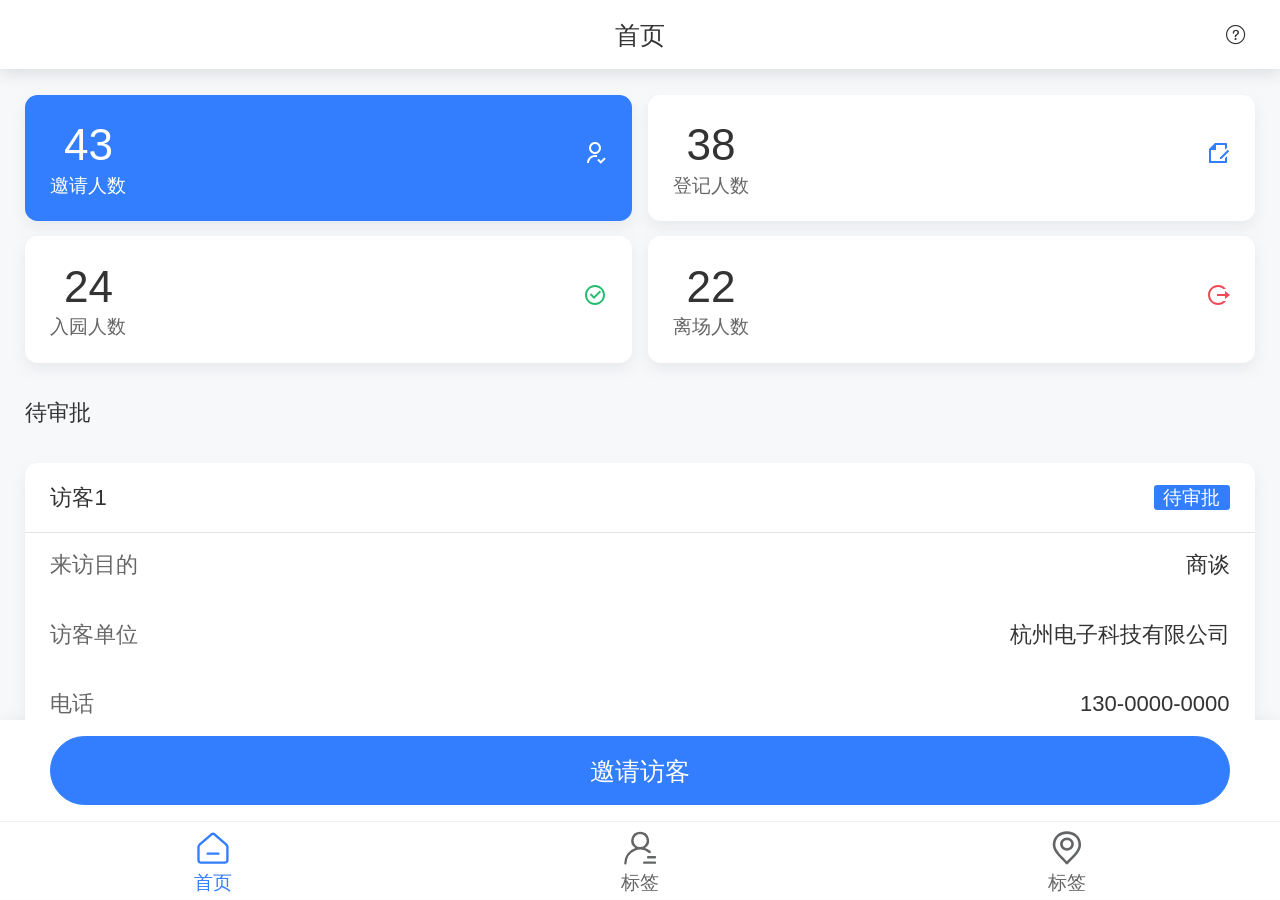
<file: src/main/resources/static/packages/@lcap/mobile-ui@1.4.0/dist-theme/theme/index.html>
<!DOCTYPE html>
<html lang="en">

<head>
  <meta charset="utf-8" />
  <title>Lcap Theme Preview</title>
  <meta name="viewport" content="width=device-width, initial-scale=1" />
  <script>
    window.THEME_INFO = {"previewPages":[{"name":"dashboard","title":"Dashboard","viewport":{"width":375,"height":815}},{"name":"form","title":"表单页","viewport":{"width":375,"height":815}}],"components":[{"name":"van-collapse","title":"折叠面板","group":"Container"},{"name":"van-cardu","title":"卡片","group":"Container"},{"name":"van-dropdown-menu","title":"下拉菜单","group":"Navigation"},{"name":"van-sidebar","title":"侧边导航","group":"Navigation"},{"name":"van-tabbar","title":"标签栏","group":"Navigation"},{"name":"van-divider","title":"分隔线","group":"Display"},{"name":"van-cell-group","title":"单元格组","group":"Display"},{"name":"van-button","title":"按钮","group":"Display"},{"name":"van-image","title":"图片展示","group":"Display"},{"name":"van-swipe","title":"幻灯片","group":"Display"},{"name":"van-text","title":"文本","group":"Display"},{"name":"van-link","title":"链接","group":"Display"},{"name":"van-badge","title":"徽标","group":"Display"},{"name":"van-steps","title":"步骤条","group":"Display"},{"name":"van-tag","title":"标签","group":"Display"},{"name":"van-circle","title":"环形进度条","group":"Display"},{"name":"van-progress","title":"进度条","group":"Display"},{"name":"van-rate","title":"评分","group":"Display"},{"name":"van-slider","title":"滑块","group":"Display"},{"name":"van-list-view","title":"数据列表","group":"Table"},{"name":"van-grid-view","title":"数据网格","group":"Table"},{"name":"van-fieldinput","title":"单行输入","group":"Form"},{"name":"van-fieldtextarea","title":"多行输入","group":"Form"},{"name":"van-search","title":"搜索框","group":"Form"},{"name":"van-switch","title":"开关","group":"Form"},{"name":"van-stepper-new","title":"数字输入","group":"Form"},{"name":"van-uploader","title":"文件上传","group":"Form"},{"name":"van-capsules","title":"胶囊","group":"Form"},{"name":"van-tabs","title":"选项卡","group":"Selector"},{"name":"van-cascader","title":"级联选择","group":"Selector"},{"name":"van-calendar","title":"日期选择","group":"Selector"},{"name":"van-popup-combination","title":"弹出框","group":"Feedback"},{"name":"van-dialog","title":"弹窗","group":"Feedback"},{"name":"van-popup","title":"抽屉","group":"Feedback"},{"name":"van-toast","title":"弹出消息","group":"Feedback"}]};
  </script>
  
  <style>
    body {
      overflow-y: auto;
      overflow-x: hidden;
    }
  </style>
  <script type="module" crossorigin src="./index-ot4pWrHx.js"></script>
  <link rel="stylesheet" crossorigin href="./index.css">
</head>
<body>
  <style id="theme"></style>
  <div id="app"></div>
</body>
</html>
</file>
